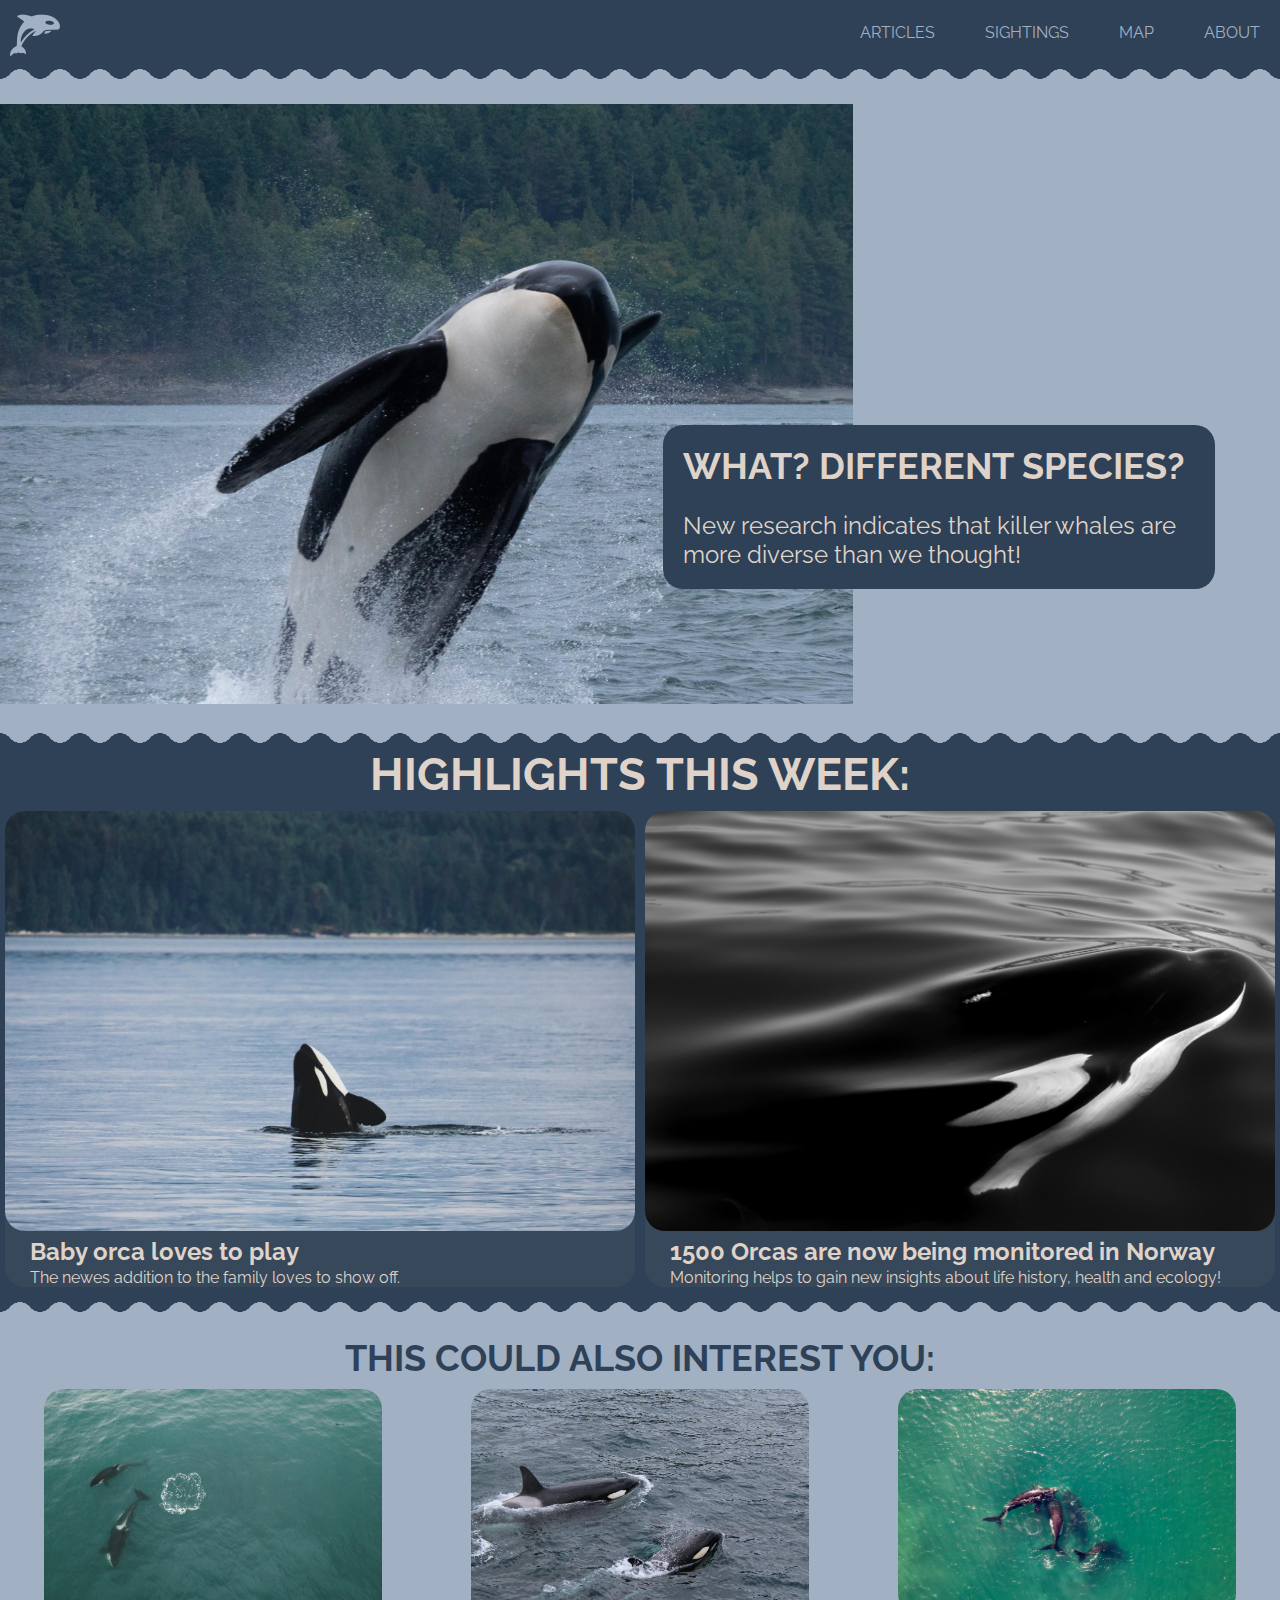
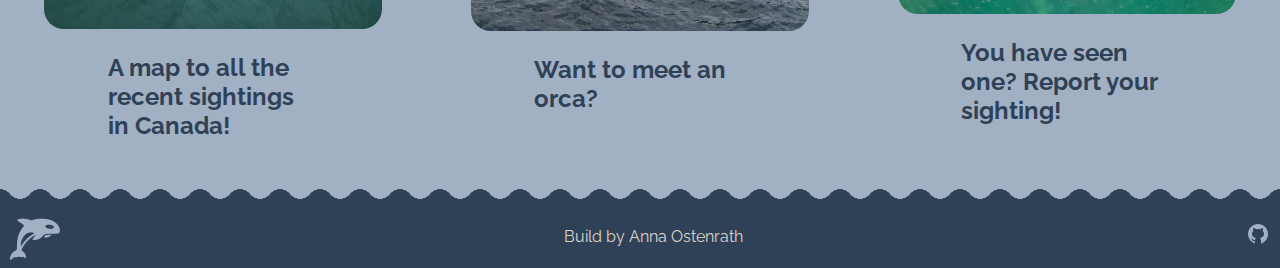
<file: code/index.html>
<!DOCTYPE html>
<html>

<head>
  <meta charset="utf-8" />
  <!-- Gave the website a title -->
  <title>Orca News</title>
  <link rel="stylesheet" href="./style.css" />
  <!-- Here I added the meta tag for responsiveness -->
  <meta name="viewport" content="width=device-width, initial-scale=1.0">
</head>

<body>
  <!-- START OF THE HEADER -->
  <!-- I need to differentiate the header for mobile and for desktop/table -->
  <header>
    <!-- Some kind of logo and navbar -->
    <nav>
      <div class="logo">
        <!-- UPDATE THE LINK -->
        <a href="https://orca-news.netlify.app">
          <img class="logo" src="./assets/Orca pictures/blueorca.png" alt="orca logo">
        </a>
      </div>
      <div class="mobile-nav">
        <!-- Here is the navigation bar for mobile -->
        <!-- for now I will just put three lines there... but maybe I can update it... -->
        <div class="menu-line"></div>
        <div class="menu-line"></div>
        <div class="menu-line"></div>
      </div>

      <div class="desktop-nav">
        <!-- Here is the navigation bar for desktop and tablet -->

        <a
          href="https://www.fisheries.noaa.gov/feature-story/new-research-reveals-full-diversity-killer-whales-two-species-come-view-pacific-coast">Articles</a>
        <a href="https://www.orcanetwork.org/sightings-network">Sightings</a>
        <a href="https://www.orcanetwork.org/recent-sightings">Map</a>
        <a href="https://orca-news.netlify.app">About</a>

      </div>
    </nav>
  </header>
  <!-- HEADER DONE -->
  <!-- START OF MAIN -->
  <main>
    <div class="wave"></div>
    <!-- This is the hero section -->
    <section class="big-news">
      <!-- The big news content -->
      <!-- <div class="image-container"> -->
      <a
        href="https://www.fisheries.noaa.gov/feature-story/new-research-reveals-full-diversity-killer-whales-two-species-come-view-pacific-coast"><img
          class="main-img" src="./assets/Orca pictures/pexels-adam-ernster-53443017-7767974.jpg" alt="Orca jumping">
      </a>
      <!-- </div> -->
      <div class="text-container">
        <h1 class="main-title">What? Different Species?</h1>

        <p class="main-p">New research indicates that killer whales are more diverse than we thought!</p>
      </div>


    </section>
    <!-- This is a section with articles that have less text. -->

    <section class="divider first">
      <div class="wave-flipped"></div>
      <div class="divider-text">
        <h2>Highlights this week:</h2>
      </div>
    </section>

    <section class="medium-news">
      <!-- The other news  -->
      <div class="medium-article">
        <a href="https://www.cbc.ca/news/canada/british-columbia/baby-orca-j50-comes-out-to-play-1.3014258"><img
            src="./assets/Orca pictures/pexels-andre-estevez-1743712-3325908.jpg"
            alt="Orca lifting out of the water"></a>
        <div class="medium-text">
          <h2 class="medium-title">Baby orca loves to play</h2>
          <p class="medium-p">The newes addition to the family loves to show off.</p>
        </div>
      </div>

      <div class="medium-article">
        <a href="https://www.norwegianorcasurvey.no"><img
            src="assets/Orca pictures/pexels-andre-estevez-1743712-3309865.jpg" alt="black and white orca"></a>
        <div class="medium-text">
          <h2 class="medium-title">1500 Orcas are now being monitored in Norway</h2>
          <p class="medium-p">Monitoring helps to gain new insights about life history, health and ecology!</p>
        </div>
      </div>
    </section>

    <section class="divider second">
      <div class="wave"></div>
      <div class="divider-text-little">
        <h2>This could also interest you:</h2>
      </div>
    </section>
    <!-- This is a section with articles that basically only have text and img -->
    <section class="little-news">
      <div class="little-article">
        <a href="https://www.orcanetwork.org/recent-sightings"><img
            src="./assets/Orca pictures/pexels-arthousestudio-4581105.jpg" alt="group photo"></a>
        <div class="little-text-container">
          <h3 class="little-title"> A map to all the recent sightings in Canada!</h3>
        </div>
      </div>

      <div class="little-article">
        <a href="https://www.orcanorway.info"><img src="./assets/Orca pictures/pexels-dianne-maddox-2069639-3695720.jpg"
            alt="swimming orca"></a>
        <div class="little-text-container">
          <h3 class="little-title"> Want to meet an orca?</h3>
        </div>
      </div>

      <div class="little-article">
        <a href="https://www.orcanetwork.org/sightings-network"><img
            src="./assets/Orca pictures/pexels-ivan-stecko-305645871-13589250.jpg" alt="other group photo"></a>
        <div class="little-text-container">
          <h3 class="little-title"> You have seen one? Report your sighting!</h3>
        </div>
      </div>

    </section>

  </main>
  <div class="wave-flipped"></div>
  <footer>

    <div class="logo">
      <!-- UPDATE THE LINK -->
      <a href="https://orca-news.netlify.app">
        <img class="logo" src="./assets/Orca pictures/blueorca.png" alt="orca logo">
      </a>
    </div>
    <div class="foot-writing">
      <p class="about-me"> Build by Anna Ostenrath </p>
    </div>
    <div class="foot-links">
      <a href="https://github.com/annamost"><img src="./assets/icons8-github-24.png" alt="github logo"></a>
    </div>


  </footer>
</body>

</html>
</file>
<file: code/style.css>
@import url('https://fonts.googleapis.com/css2?family=Raleway:ital,wght@0,100..900;1,100..900&display=swap');

html {
  background: rgb(47, 65, 86);
  color: #fff;


}

body {
  margin: 0px 0px;
}

h1 {
  font-family: "Raleway", serif;
  font-size: 24px;
  text-transform: uppercase;
}

h2 {
  font-family: "Raleway", serif;
}


p {
  font-family: "Raleway", serif;
  /* color: #A1B0C2; */
  color: #DFD3C9;
}

/* First we do the header as we know we build mobile first */
header {
  background-color: rgb(47, 65, 86);
  margin: 0;
  padding: 0;
  /* Something is up here with the width? maybe it is the images */
  width: 100vw;
  /* height: 4.5rem; */

}

nav {
  display: flex;
  align-items: center;
  justify-content: space-between;

}

/* Mobile nav bar is visible first */
.mobile-nav {
  display: flex;
  flex-direction: column;
  justify-content: center;
  align-items: center;
  width: 20%;
  height: 72px;

}

.menu-line {
  width: 50px;
  height: 5px;
  fill: #dfd3c9;
  background-color: #dfd3c9;
  margin-top: 0.5rem;
  margin-bottom: 0.5rem;
  border-radius: 10px;
}

.desktop-nav {
  display: none;
}

/* Now its time to style the main website */

main {
  background-color: rgb(47, 65, 86);
  /* background-color: #A1B0C2; */
  width: 100vw;
}

/* Here we start of with the hero section of the news site */
.big-news {
  position: relative;
  display: inline-block;
  margin-bottom: 0px;
  background-color: #A1B0C2;
}

img {
  /* height: 366px; */
  width: 100%;

}


img.logo {
  width: 50px;
  height: 50px;
  margin-left: 10px;
}

.big-news.main-img {
  display: block;
  width: 100%;
  height: auto;
  /* object-fit: scale-down; */


}

/* I want the text to be on top of the image for mobile */
.text-container {
  position: absolute;
  top: 25%;
  left: 50%;
  transform: translate(-50%, -50%);
  /* background-color: rgba(223, 211, 201, 0.5); */
  background-color: rgba(47, 65, 86, 0.5);
  color: #dfd3c9;
  /* color: rgb(47, 65, 86); */
  padding: 0px 10px;
  /* font-size: 20px; */
  text-align: left;
  border-radius: 20px;
  width: 90%;
  /* display: flex; */
}

.main-title {
  margin: 0px 0px;
}

.main-p {
  margin-bottom: 0px;
}


/* This is a little section between the news sections to allow for the scallaped edge */
.divider {
  /* height: 100px; */
  width: auto;
  /* margin-top: 100px; */
  /* background-color: #A1B0C2; */
  background-color: rgb(47, 65, 86);
  margin-top: 0px;
  /* margin-bottom: 10px; */
}

.divider-text {
  width: auto;
  background-color: rgb(47, 65, 86);
  color: #DFD3C9;
  text-align: center;
  text-transform: uppercase;
}

.divider h2 {
  margin: 0px 0px;
}

/* This makes the wave/scalloped edge pattern */
.wave {
  --size: 10px;
  --R: calc(var(--size)*1.28);

  -webkit-mask:
    radial-gradient(var(--R) at 50% calc(1.8*var(--size)), #000 99%, #0000 101%) calc(50% - 2*var(--size)) 0/calc(4*var(--size)) 100%,
    radial-gradient(var(--R) at 50% calc(-.8*var(--size)), #0000 99%, #000 101%) 50% var(--size)/calc(4*var(--size)) 100% repeat-x;
  background: #A1B0C2;
  /* background: #BFD0E0; */
  /* background: rgb(47, 65, 86); */
  /*linear-gradient(90deg, red, blue); */
  height: 40px;
  width: 100vw;
  /* maring: 15px; */
  /* position: absolute; */
  /* bottom: 10%; */

}

/* for it to be flipped I needed to completely rename it */
.wave-flipped {
  --size: 10px;
  --R: calc(var(--size)*1.28);

  -webkit-mask:
    radial-gradient(var(--R) at 50% calc(1.8*var(--size)), #000 99%, #0000 101%) calc(50% - 2*var(--size)) 0/calc(4*var(--size)) 100%,
    radial-gradient(var(--R) at 50% calc(-.8*var(--size)), #0000 99%, #000 101%) 50% var(--size)/calc(4*var(--size)) 100% repeat-x;
  background: #A1B0C2;
  /* background: rgb(47, 65, 86); */
  /*linear-gradient(90deg, red, blue); */
  height: 40px;
  width: 100vw;
  transform: rotate(180deg);
  /* maring: 15px; */
  /* position: absolute; */
  /* bottom: 10%; */
}


/* Here we have the medium articles */
.medium-news {
  background-color: rgb(47, 65, 86);
  /* background-color: #A1B0C2; */
  margin-top: 10px;
}

.medium-article {
  background-color: rgba(223, 211, 201, 0.05);
  display: flex;
  flex-direction: column;
  align-items: flex-start;
  justify-content: flex-start;
  margin-bottom: 10px;
  border-radius: 20px;
  margin-left: 5px;
  margin-right: 5px;

}

.medium-article img {
  border-radius: 20px;

}

.medium-title {
  margin: 2px 25px;
  /* color: #A1B0C2; */
  color: #DFD3C9;

}

.medium-p {
  margin: 0px 25px;
  /* color: #A1B0C2; */
  color: #DFD3C9;
}

/* Here is the last section with the small articles */
.divider-text-little {
  background-color: #A1B0C2;
  color: rgb(47, 65, 86);
  margin-top: 0px;
  margin-bottom: 0px;
  text-align: center;
  text-transform: uppercase;
}

.little-news {
  display: flex;
  flex-direction: column;
  background-color: #A1B0C2;
  margin-top: 0px;
}

.little-article {
  display: flex;
  justify-content: flex-start;
  align-items: flex-start;
  gap: 5px;
  margin: 5px 10px;
  height: 33%
}

.little-text-container {
  width: 50%;

}

.little-title {
  font-family: "Raleway", serif;
  font-size: 20px;
  color: rgb(47, 65, 86);
  text-align: left;



}

.little-article a {
  display: block;
  width: 50%;
  height: 100%;
}

.little-news img {
  display: block;
  width: 100%;
  /* height: auto; */
  /* object-fit: scale-down; */
  border-radius: 20px;


}

/* FOOTER */
footer {
  background-color: rgb(47, 65, 86);
  width: 100vw;
  display: flex;
  align-items: center;
  justify-content: space-between;

}

.foot-links {
  /* display: none; */
  margin-right: 10px;
}

.foot-writing {
  color: #A1B0C2;
}

/* Some of the hover effects */
.foot-links:hover {
  opacity: 0.5;
}

img:hover {
  opacity: 0.5;
}

/* Now it needs to be adapted for tablet and desktop */



/* here is the desktop */
@media (min-width: 667px) {
  /* changes for the tablet and desktop */
  /* first the header */

  .mobile-nav {
    display: none;
  }

  .desktop-nav {
    display: flex;
    align-items: center;
    justify-content: space-around;
    gap: 50px;
    padding-right: 20px;
  }

  .desktop-nav a {
    color: #A1B0C2;
    font-family: "Raleway", serif;
    text-decoration: none;
    text-transform: uppercase;
  }

  .logo {
    padding-top: 5px;
  }

  /* Now the hero section */
  .big-news {
    display: grid;
    max-height: 200 px;
    grid-template-columns: repeat(3, 1fr);
    grid-template-rows: repeat(3, 1fr);
    /* gap: 10px; */
    /* margin: 20px 0px 0px 100px; */

  }

  .big-news a {
    /* grid-area: ; */
    grid-column: span 2;
    grid-row: span 3;
    /* position: static; */

  }

  .main-img {
    height: 600px;
    object-fit: cover;
  }

  .text-container {

    grid-column: 2 / 4;
    grid-row: 2;
    background-color: rgb(47, 65, 86);
    padding: 20px;
    /* margin: 100px 100px 100px 100px; */
    margin: 0px 0px;
    width: 60%;

    position: absolute;
    top: 50%;
    left: 60%;

  }

  .main-title {
    font-size: 36px;
  }

  .main-p {
    font-size: 24px;
  }

  /* leaving the divider as is for now */
  /* Now the medium articles */
  .medium-news {
    display: flex;
  }

  .medium-article {
    width: 50%;
  }

  .medium-title {
    font-size: 24px;
  }

  /* now the little articles */
  .little-news {
    flex-direction: row;
    align-items: flex-start;
    justify-content: space-around;
    padding-top: 10px;


  }

  .little-article {
    flex-direction: column;
    width: 33%;
    align-items: center;
    justify-content: center;
    gap: 0px;
    margin: 0px 0px;
    padding: 0px 0px;

  }

  .little-text-container {
    width: 50%;
    /* height: 30px; */
    margin: 0px;
    text-align: center;
  }

  .little-article a {
    width: 80%;
    height: 80%;

  }


  .little-title {
    font-size: 24px;
  }

  /* adjusting font size of the dividers */

  .divider-text {
    font-size: 30px;
  }

  .divider-text-little {
    font-size: 24px;
  }



}
</file>
